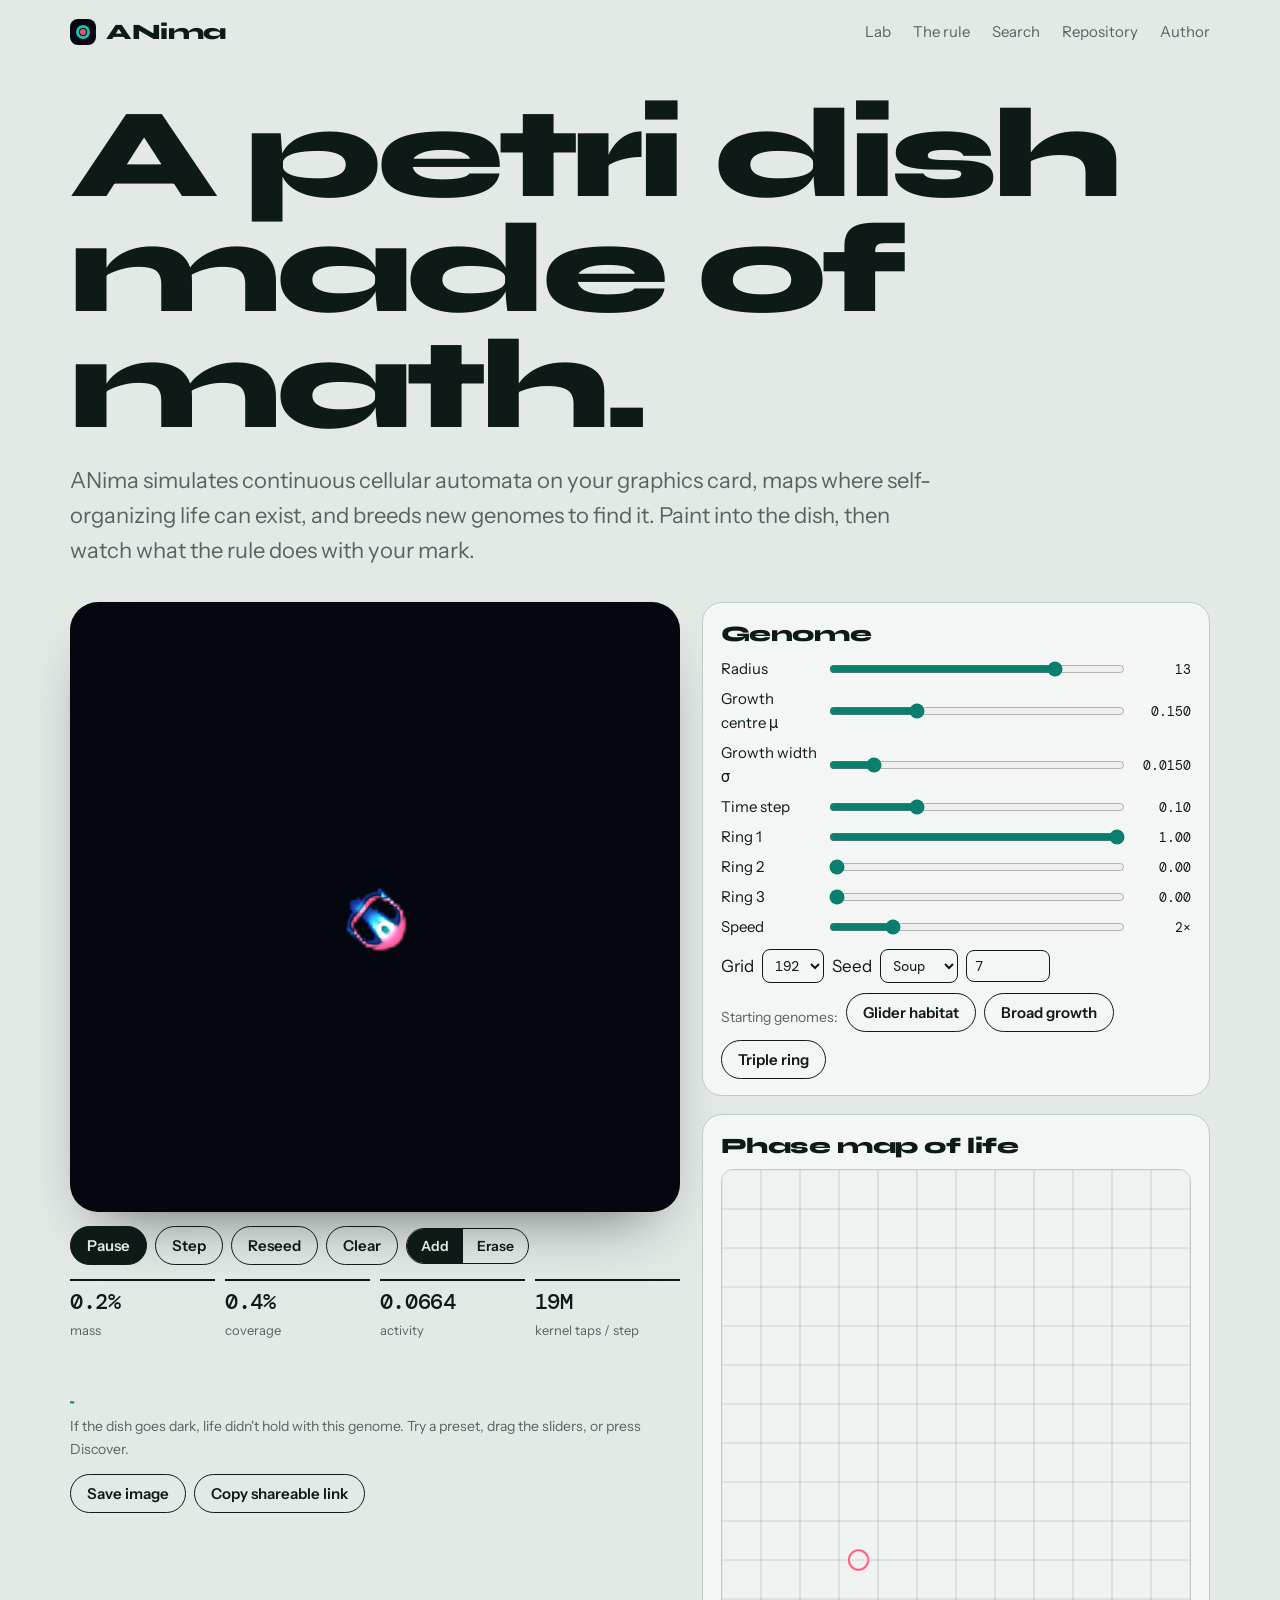
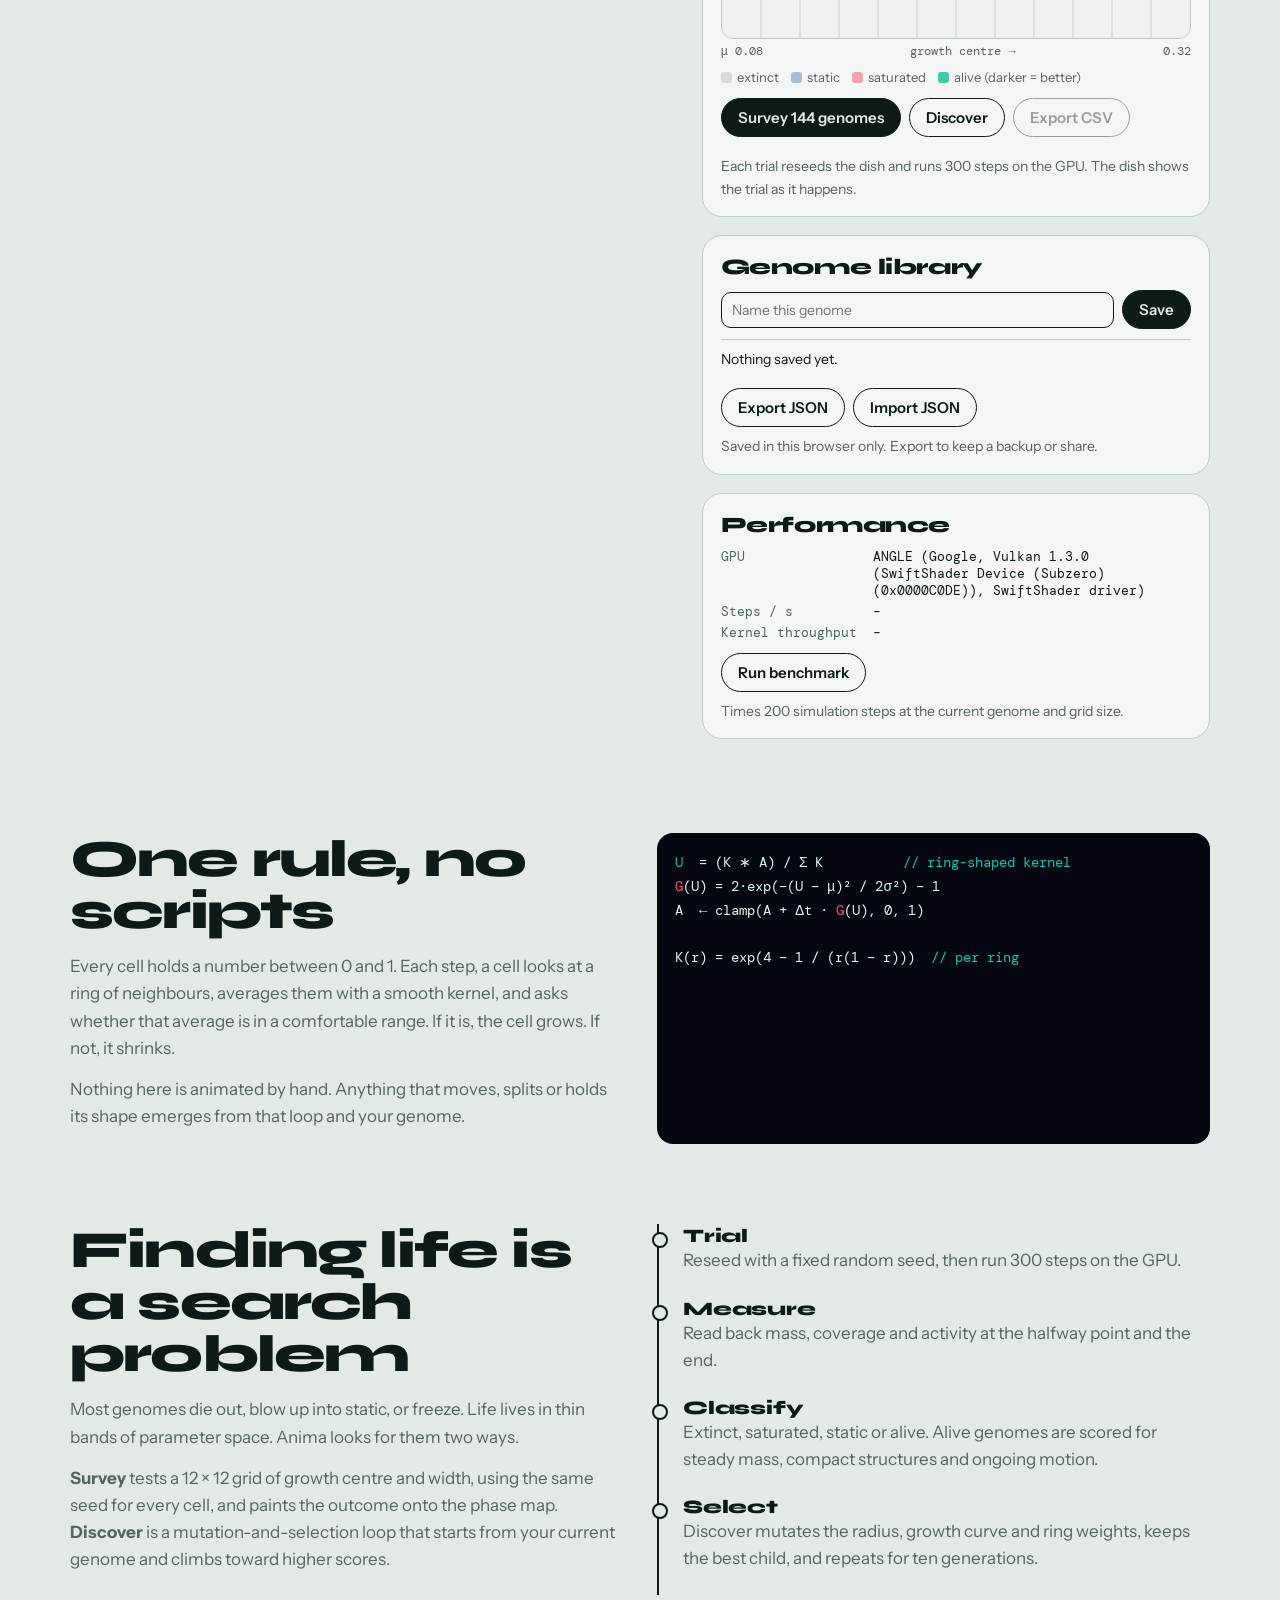
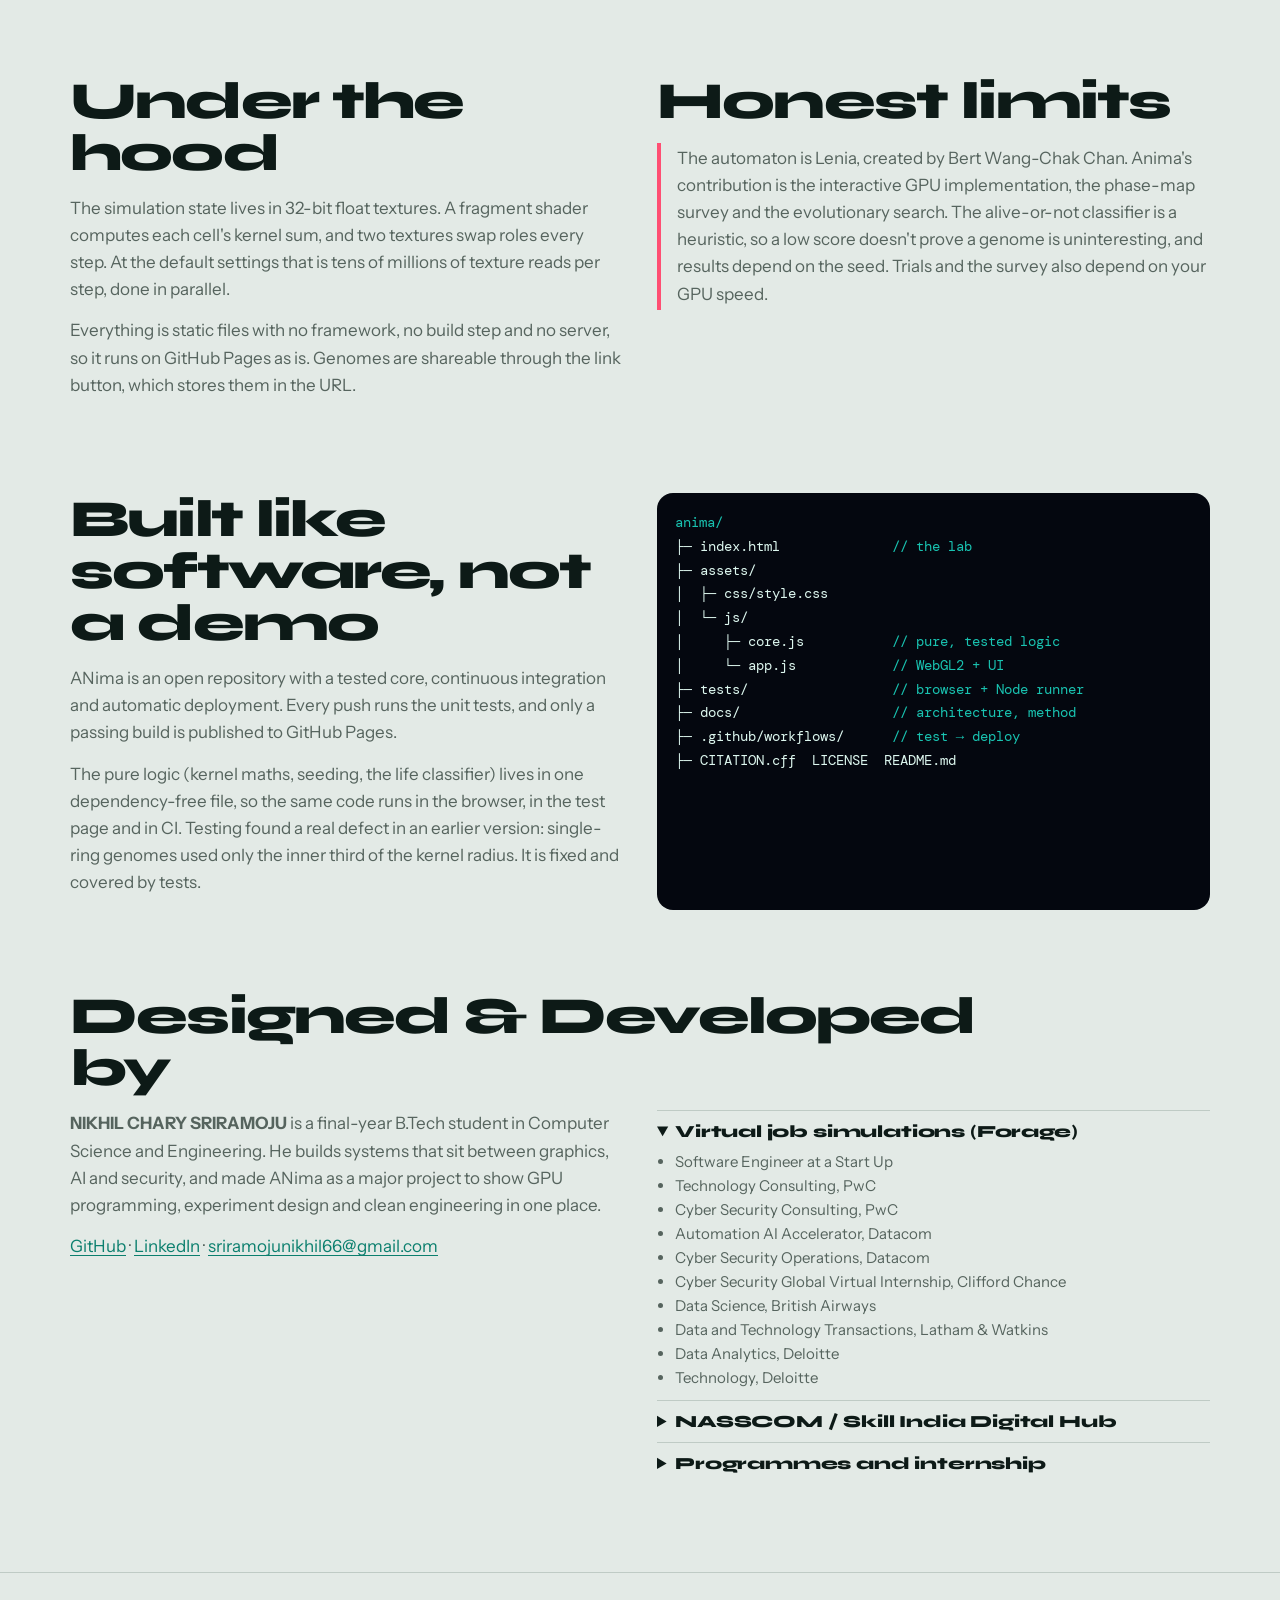
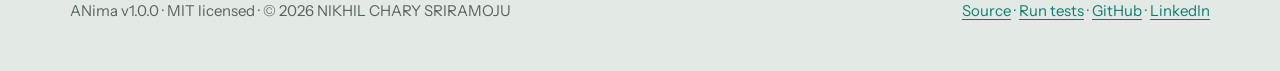
<file: index.html>
<!DOCTYPE html>
<html lang="en">
<head>
<meta charset="utf-8">
<meta name="viewport" content="width=device-width, initial-scale=1">
<title>ANima — A GPU laboratory for artificial life</title>
<meta name="description" content="Anima runs continuous cellular automata on your GPU with WebGL2, maps where self-organizing life exists in parameter space, and breeds new genomes with an evolutionary search. Runs entirely in your browser.">
<meta name="author" content="NIKHIL CHARY SRIRAMOJU">
<meta property="og:title" content="Anima — A GPU laboratory for artificial life">
<meta property="og:description" content="Real-time continuous cellular automata on WebGL2, a phase map of where life exists, and an evolutionary genome search. Runs entirely in the browser.">
<meta property="og:type" content="website">
<meta name="theme-color" content="#04070F">
<link rel="icon" href="data:image/svg+xml,%3Csvg xmlns='http://www.w3.org/2000/svg' viewBox='0 0 100 100'%3E%3Crect width='100' height='100' rx='26' fill='%2304070F'/%3E%3Ccircle cx='50' cy='50' r='26' fill='none' stroke='%2319C3B1' stroke-width='9'/%3E%3Ccircle cx='50' cy='50' r='9' fill='%23FF4F73'/%3E%3C/svg%3E">
<link rel="preconnect" href="https://fonts.googleapis.com">
<link rel="preconnect" href="https://fonts.gstatic.com" crossorigin>
<link href="https://fonts.googleapis.com/css2?family=Syne:wght@600;800&family=Instrument+Sans:wght@400;500;600&family=DM+Mono:wght@400;500&display=swap" rel="stylesheet">
<link rel="stylesheet" href="assets/css/style.css">
</head>
<body>
<div class="wrap">
  <header>
    <a class="brand" href="#top"><i aria-hidden="true"></i>ANima</a>
    <nav><a href="#lab">Lab</a><a class="hs" href="#rule">The rule</a><a class="hs" href="#search">Search</a><a class="hs" href="#repo">Repository</a><a href="#author">Author</a></nav>
  </header>

  <div id="top">
    <h1>A petri dish made of math.</h1>
    <p class="lede">ANima simulates continuous cellular automata on your graphics card, maps where self-organizing life can exist, and breeds new genomes to find it. Paint into the dish, then watch what the rule does with your mark.</p>
  </div>

  <div class="nogl" id="nogl" role="alert"><b>WebGL2 with float rendering is required.</b> This browser or device doesn't support it. Try a current desktop Chrome, Edge, Firefox or Safari.</div>

  <main id="lab" class="lab">
    <div>
      <div class="dishwrap"><canvas id="dish" width="800" height="800" aria-label="Live simulation dish. Click or drag to paint."></canvas></div>
      <div class="bar">
        <button class="btn" id="play">Pause</button>
        <button class="btn o" id="step">Step</button>
        <button class="btn o" id="reseed">Reseed</button>
        <button class="btn o" id="clear">Clear</button>
        <span class="seg" role="group" aria-label="Brush mode"><button id="m-add" aria-pressed="true">Add</button><button id="m-erase" aria-pressed="false">Erase</button></span>
      </div>
      <div class="stats" aria-live="off">
        <div><b id="s-mass">–</b><span>mass</span></div>
        <div><b id="s-cov">–</b><span>coverage</span></div>
        <div><b id="s-act">–</b><span>activity</span></div>
        <div><b id="s-taps">–</b><span>kernel taps / step</span></div>
      </div>
      <canvas id="spark" width="600" height="54" aria-label="Mass over time"></canvas>
      <p class="hint">If the dish goes dark, life didn't hold with this genome. Try a preset, drag the sliders, or press Discover.</p>
      <div class="bar">
        <button class="btn o" id="png">Save image</button>
        <button class="btn o" id="link">Copy shareable link</button>
        <span class="hint" id="toast" role="status"></span>
      </div>
    </div>

    <div>
      <div class="panel">
        <h2>Genome</h2>
        <div class="sl"><label for="g-R">Radius</label><input id="g-R" data-k="R" type="range" min="6" max="15" step="1"><output></output></div>
        <div class="sl"><label for="g-mu">Growth centre μ</label><input id="g-mu" data-k="mu" type="range" min="0.05" max="0.40" step="0.001"><output></output></div>
        <div class="sl"><label for="g-sigma">Growth width σ</label><input id="g-sigma" data-k="sigma" type="range" min="0.005" max="0.08" step="0.0005"><output></output></div>
        <div class="sl"><label for="g-dt">Time step</label><input id="g-dt" data-k="dt" type="range" min="0.02" max="0.3" step="0.01"><output></output></div>
        <div class="sl"><label for="g-b0">Ring 1</label><input id="g-b0" data-k="b0" type="range" min="0" max="1" step="0.05"><output></output></div>
        <div class="sl"><label for="g-b1">Ring 2</label><input id="g-b1" data-k="b1" type="range" min="0" max="1" step="0.05"><output></output></div>
        <div class="sl"><label for="g-b2">Ring 3</label><input id="g-b2" data-k="b2" type="range" min="0" max="1" step="0.05"><output></output></div>
        <div class="sl"><label for="speed">Speed</label><input id="speed" type="range" min="1" max="6" step="1" value="2"><output></output></div>
        <div class="row">
          <label for="grid">Grid</label>
          <select id="grid"><option>128</option><option selected>192</option><option>256</option></select>
          <label for="pattern">Seed</label>
          <select id="pattern"><option value="soup">Soup</option><option value="blobs">Blobs</option></select>
          <input id="seed" type="number" min="0" max="99999" aria-label="Random seed" style="width:84px">
        </div>
        <div class="row"><span class="hint">Starting genomes:</span>
          <button class="btn o" data-pre="glider">Glider habitat</button>
          <button class="btn o" data-pre="broad">Broad growth</button>
          <button class="btn o" data-pre="rings">Triple ring</button></div>
      </div>

      <div class="panel">
        <h2>Phase map of life</h2>
        <canvas id="map" width="480" height="480" aria-label="Map of outcomes across growth centre and width. Click a cell to load that genome."></canvas>
        <div class="axis"><span>μ 0.08</span><span>growth centre →</span><span>0.32</span></div>
        <div class="legend"><span><i style="background:#D5DDD9"></i>extinct</span><span><i style="background:#A9BCD6"></i>static</span><span><i style="background:#F0A3AE"></i>saturated</span><span><i style="background:#3FC7A8"></i>alive (darker = better)</span></div>
        <div class="row"><button class="btn" id="survey">Survey 144 genomes</button><button class="btn o" id="discover">Discover</button><button class="btn o" id="export" disabled>Export CSV</button><button class="btn o" id="stop" hidden>Stop</button></div>
        <progress id="prog" value="0" max="1" hidden></progress>
        <ol id="log" aria-live="polite"></ol>
        <p class="hint">Each trial reseeds the dish and runs 300 steps on the GPU. The dish shows the trial as it happens.</p>
      </div>

      <div class="panel">
        <h2>Genome library</h2>
        <div class="row" style="margin-top:0"><input id="libname" type="text" placeholder="Name this genome" maxlength="40" aria-label="Genome name" style="flex:1;min-width:130px"><button class="btn" id="libsave">Save</button></div>
        <ul id="lib" class="lib" aria-live="polite"></ul>
        <div class="row"><button class="btn o" id="libexport">Export JSON</button><label class="btn o" for="libimport" style="cursor:pointer">Import JSON</label><input id="libimport" type="file" accept="application/json" hidden></div>
        <p class="hint">Saved in this browser only. Export to keep a backup or share.</p>
      </div>

      <div class="panel">
        <h2>Performance</h2>
        <dl class="kv"><dt>GPU</dt><dd id="b-gpu">–</dd><dt>Steps / s</dt><dd id="b-sps">–</dd><dt>Kernel throughput</dt><dd id="b-taps">–</dd></dl>
        <div class="row" style="margin-top:0"><button class="btn o" id="bench">Run benchmark</button></div>
        <p class="hint">Times 200 simulation steps at the current genome and grid size.</p>
      </div>
    </div>
  </main>
</div>

<section class="s" id="rule"><div class="wrap two">
  <div>
    <h2>One rule, no scripts</h2>
    <p>Every cell holds a number between 0 and 1. Each step, a cell looks at a ring of neighbours, averages them with a smooth kernel, and asks whether that average is in a comfortable range. If it is, the cell grows. If not, it shrinks.</p>
    <p>Nothing here is animated by hand. Anything that moves, splits or holds its shape emerges from that loop and your genome.</p>
  </div>
  <pre class="eq"><span class="k">U</span>  = (K ∗ A) / Σ K          <span class="k">// ring-shaped kernel</span>
<span class="c">G</span>(U) = 2·exp(−(U − μ)² / 2σ²) − 1
A  ← clamp(A + Δt · <span class="c">G</span>(U), 0, 1)

K(r) = exp(4 − 1 / (r(1 − r)))  <span class="k">// per ring</span></pre>
</div></section>

<section class="s" id="search"><div class="wrap two">
  <div>
    <h2>Finding life is a search problem</h2>
    <p>Most genomes die out, blow up into static, or freeze. Life lives in thin bands of parameter space. Anima looks for them two ways.</p>
    <p><b>Survey</b> tests a 12 × 12 grid of growth centre and width, using the same seed for every cell, and paints the outcome onto the phase map. <b>Discover</b> is a mutation-and-selection loop that starts from your current genome and climbs toward higher scores.</p>
  </div>
  <ol class="steps">
    <li><b>Trial</b><span>Reseed with a fixed random seed, then run 300 steps on the GPU.</span></li>
    <li><b>Measure</b><span>Read back mass, coverage and activity at the halfway point and the end.</span></li>
    <li><b>Classify</b><span>Extinct, saturated, static or alive. Alive genomes are scored for steady mass, compact structures and ongoing motion.</span></li>
    <li><b>Select</b><span>Discover mutates the radius, growth curve and ring weights, keeps the best child, and repeats for ten generations.</span></li>
  </ol>
</div></section>

<section class="s"><div class="wrap two">
  <div>
    <h2>Under the hood</h2>
    <p>The simulation state lives in 32-bit float textures. A fragment shader computes each cell's kernel sum, and two textures swap roles every step. At the default settings that is tens of millions of texture reads per step, done in parallel.</p>
    <p>Everything is static files with no framework, no build step and no server, so it runs on GitHub Pages as is. Genomes are shareable through the link button, which stores them in the URL.</p>
  </div>
  <div id="limits">
    <h2>Honest limits</h2>
    <p class="note">The automaton is Lenia, created by Bert Wang-Chak Chan. Anima's contribution is the interactive GPU implementation, the phase-map survey and the evolutionary search. The alive-or-not classifier is a heuristic, so a low score doesn't prove a genome is uninteresting, and results depend on the seed. Trials and the survey also depend on your GPU speed.</p>
  </div>
</div></section>

<section class="s" id="repo"><div class="wrap two">
  <div>
    <h2>Built like software, not a demo</h2>
    <p>ANima is an open repository with a tested core, continuous integration and automatic deployment. Every push runs the unit tests, and only a passing build is published to GitHub Pages.</p>
    <p>The pure logic (kernel maths, seeding, the life classifier) lives in one dependency-free file, so the same code runs in the browser, in the test page and in CI. Testing found a real defect in an earlier version: single-ring genomes used only the inner third of the kernel radius. It is fixed and covered by tests.</p>
  </div>
  <pre class="eq"><span class="k">anima/</span>
├─ index.html              <span class="k">// the lab</span>
├─ assets/
│  ├─ css/style.css
│  └─ js/
│     ├─ core.js           <span class="k">// pure, tested logic</span>
│     └─ app.js            <span class="k">// WebGL2 + UI</span>
├─ tests/                  <span class="k">// browser + Node runner</span>
├─ docs/                   <span class="k">// architecture, method</span>
├─ .github/workflows/      <span class="k">// test → deploy</span>
├─ CITATION.cff  LICENSE  README.md</pre>
</div></section>

<section class="s" id="author"><div class="wrap">
  <h2>Designed & Developed by </h2>
  <div class="two">
    <div>
      <p><b>NIKHIL CHARY SRIRAMOJU</b> is a final-year B.Tech student in Computer Science and Engineering. He builds systems that sit between graphics, AI and security, and made ANima as a major project to show GPU programming, experiment design and clean engineering in one place.</p>
      <p class="links"><a href="https://github.com/Nikhil-creat">GitHub</a> · <a href="https://in.linkedin.com/in/nikhil-chary-sriramoju-95041b38a">LinkedIn</a> · <a href="mailto:sriramojunikhil66@gmail.com">sriramojunikhil66@gmail.com</a></p>
    </div>
    <div class="certs">
      <details open><summary>Virtual job simulations (Forage)</summary><ul>
        <li>Software Engineer at a Start Up</li><li>Technology Consulting, PwC</li><li>Cyber Security Consulting, PwC</li>
        <li>Automation AI Accelerator, Datacom</li><li>Cyber Security Operations, Datacom</li><li>Cyber Security Global Virtual Internship, Clifford Chance</li>
        <li>Data Science, British Airways</li><li>Data and Technology Transactions, Latham &amp; Watkins</li>
        <li>Data Analytics, Deloitte</li><li>Technology, Deloitte</li></ul></details>
      <details><summary>NASSCOM / Skill India Digital Hub</summary><ul>
        <li>IT Forensic Analyst</li><li>Product Manager, Web &amp; Mobile</li><li>Cloud Infrastructure Analyst</li><li>Analyst Endpoint Security, Cybersecurity</li><li>Blockchain Architect</li></ul></details>
      <details><summary>Programmes and internship</summary><ul>
        <li>Data Analytics internship, Thiranex</li><li>Industry 4.0 Robotics Systems, Reliance Foundation Skilling Academy (90 hours)</li>
        <li>IoT Security Specialist, Reliance Foundation Skilling Academy</li><li>AI-Machine Learning Engineer Foundation, Reliance Foundation Skilling Academy</li>
        <li>Yuva AI for All, NIELIT / Skill India (NSQF Level 2)</li><li>Mastering Power BI, PHN Technology</li><li>How to Get a Job, UNICEF Yuwaah</li></ul></details>
    </div>
  </div>
</div></section>

<footer><div class="wrap">
  <span>ANima v1.0.0 · MIT licensed · © 2026 NIKHIL CHARY SRIRAMOJU</span>
  <span><a href="https://github.com/Nikhil-creat/anima">Source</a> · <a href="tests/index.html">Run tests</a> · <a href="https://github.com/Nikhil-creat">GitHub</a> · <a href="https://in.linkedin.com/in/nikhil-chary-sriramoju-95041b38a">LinkedIn</a></span>
</div></footer>

<script src="assets/js/core.js"></script>
<script src="assets/js/app.js"></script>
</body>
</html>
</file>
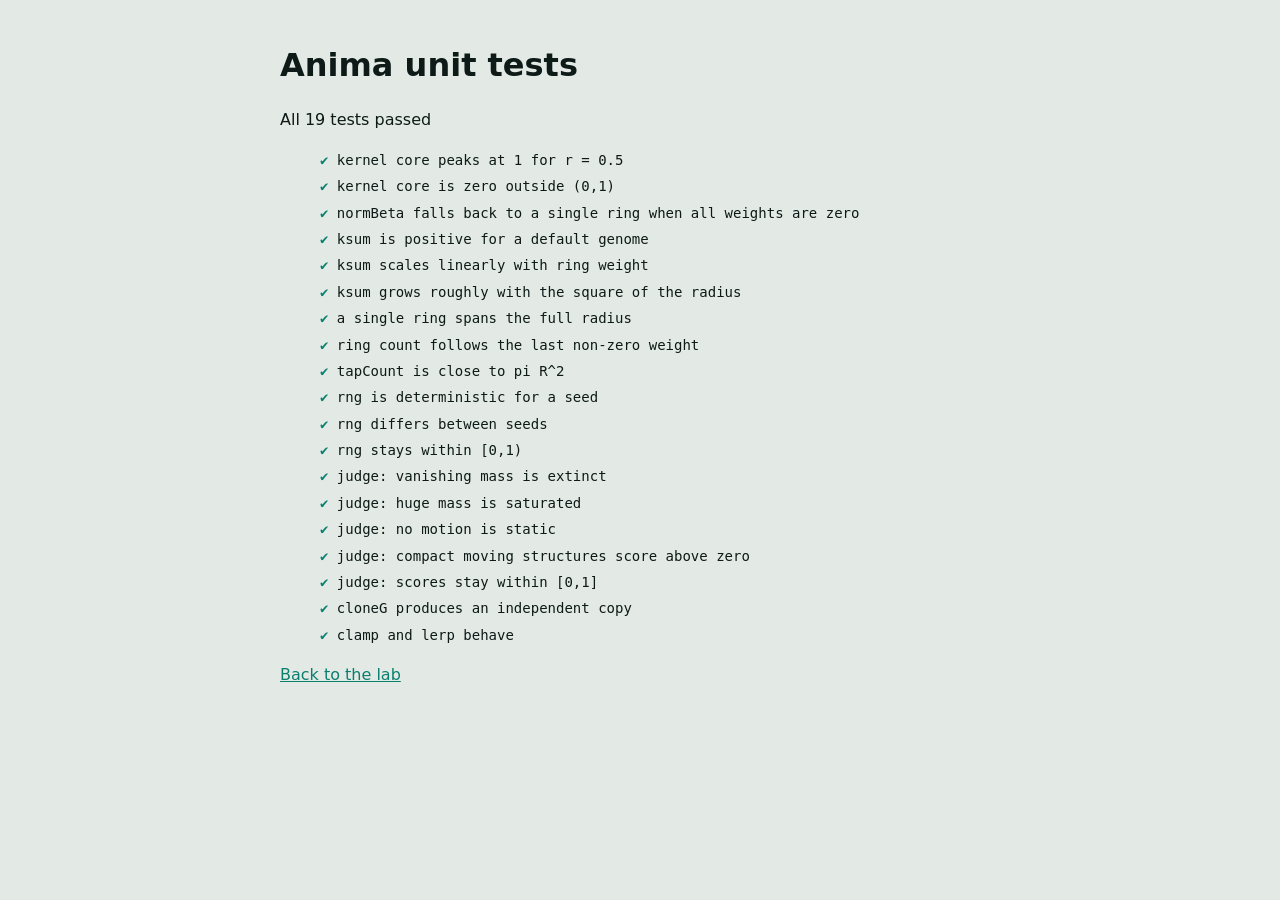
<file: tests/index.html>
<!DOCTYPE html>
<html lang="en"><head><meta charset="utf-8"><meta name="viewport" content="width=device-width, initial-scale=1">
<title>Anima · Unit tests</title>
<style>body{font:16px/1.6 system-ui,sans-serif;max-width:720px;margin:40px auto;padding:0 20px;background:#E3EAE6;color:#0D1A17}
li{font-family:ui-monospace,Menlo,monospace;font-size:14px;list-style:none;margin:4px 0}.ok::before{content:"✔ ";color:#0B7F6E}.bad::before{content:"✘ ";color:#c0233f}
h1{margin:0 0 6px}a{color:#0B7F6E}</style></head>
<body><h1>Anima unit tests</h1><p id="sum" role="status">Running…</p><ul id="out"></ul><p><a href="../index.html">Back to the lab</a></p>
<script src="../assets/js/core.js"></script><script src="cases.js"></script>
<script>
let fail=0;const out=document.getElementById('out');
CASES.forEach(([n,f])=>{const li=document.createElement('li');try{f();li.className='ok';li.textContent=n;}catch(e){fail++;li.className='bad';li.textContent=n+' — '+e.message;}out.appendChild(li);});
document.getElementById('sum').textContent=fail?`${fail} of ${CASES.length} failed`:`All ${CASES.length} tests passed`;
</script></body></html>
</file>
<file: assets/css/style.css>
:root{
  --paper:#E3EAE6; --card:#F3F6F4; --ink:#0D1A17; --dim:#56645E; --line:#BFCBC5;
  --deep:#04070F; --bio:#19C3B1; --bio-d:#0B7F6E; --coral:#FF4F73; --blue:#0D3B6B;
  --display:"Syne","Segoe UI",system-ui,sans-serif;
  --body:"Instrument Sans","Segoe UI",system-ui,sans-serif;
  --mono:"DM Mono",ui-monospace,Menlo,Consolas,monospace;
}
*{box-sizing:border-box}
html{scroll-behavior:smooth}
body{margin:0;background:var(--paper);color:var(--ink);font:400 17px/1.6 var(--body);-webkit-font-smoothing:antialiased}
a{color:var(--bio-d);text-underline-offset:3px}
:focus-visible{outline:3px solid var(--bio);outline-offset:2px;border-radius:6px}
.wrap{max-width:1180px;margin:0 auto;padding:0 20px}
header{display:flex;justify-content:space-between;align-items:center;padding:18px 0}
.brand{font:800 22px var(--display);letter-spacing:-.02em;color:var(--ink);text-decoration:none;display:flex;gap:10px;align-items:center}
.brand i{width:26px;height:26px;border-radius:8px;background:var(--deep);position:relative;display:inline-block}
.brand i::before{content:"";position:absolute;inset:6px;border-radius:50%;border:3px solid var(--bio)}
.brand i::after{content:"";position:absolute;left:10px;top:10px;width:6px;height:6px;border-radius:50%;background:var(--coral)}
nav a{margin-left:22px;color:var(--dim);text-decoration:none;font-size:15px}
nav a:hover{color:var(--ink)}
@media(max-width:640px){nav a.hs{display:none}}

h1{font:800 clamp(46px,10vw,132px)/.9 var(--display);letter-spacing:-.045em;margin:34px 0 20px;max-width:11ch}
.lede{font-size:clamp(18px,2.2vw,22px);color:var(--dim);max-width:58ch;margin:0 0 34px}

.lab{display:grid;gap:22px;grid-template-columns:1fr}
@media(min-width:1000px){.lab{grid-template-columns:minmax(0,1.2fr) minmax(0,1fr)}}
.dishwrap{background:var(--deep);border-radius:28px;padding:10px;box-shadow:0 30px 60px -30px rgba(4,7,15,.6)}
#dish{width:100%;aspect-ratio:1;display:block;border-radius:20px;touch-action:none;cursor:crosshair;background:var(--deep)}
.bar{display:flex;flex-wrap:wrap;gap:8px;align-items:center;margin:14px 0}
.btn{font:600 15px var(--body);padding:9px 16px;border-radius:99px;border:1.5px solid var(--ink);background:var(--ink);color:var(--paper);cursor:pointer}
.btn:hover:not(:disabled){background:var(--bio-d);border-color:var(--bio-d)}
.btn.o{background:transparent;color:var(--ink)}
.btn.o:hover:not(:disabled){background:var(--ink);color:var(--paper);border-color:var(--ink)}
.btn:disabled{opacity:.4;cursor:not-allowed}
.seg{display:inline-flex;border:1.5px solid var(--ink);border-radius:99px;overflow:hidden}
.seg button{border:0;background:transparent;font:600 14px var(--body);padding:8px 14px;cursor:pointer;color:var(--ink)}
.seg button[aria-pressed=true]{background:var(--ink);color:var(--paper)}
.stats{display:grid;grid-template-columns:repeat(4,1fr);gap:10px;margin-top:6px}
.stats div{border-top:2px solid var(--ink);padding-top:6px}
.stats b{display:block;font:500 22px var(--mono);letter-spacing:-.02em}
.stats span{font-size:13px;color:var(--dim)}
#spark{width:100%;height:54px;display:block;margin-top:10px}
.hint{color:var(--dim);font-size:14px;margin:8px 0 0}

.panel{background:var(--card);border:1px solid var(--line);border-radius:20px;padding:18px 18px 16px;margin-bottom:18px}
.panel h2{font:800 22px var(--display);letter-spacing:-.02em;margin:0 0 10px}
.sl{display:grid;grid-template-columns:96px 1fr 58px;gap:10px;align-items:center;margin:6px 0;font-size:15px}
.sl output{font:400 13px var(--mono);text-align:right}
input[type=range]{width:100%;accent-color:var(--bio-d)}
select,input[type=number]{font:400 14px var(--mono);padding:6px 8px;border:1.5px solid var(--ink);border-radius:8px;background:var(--card);color:var(--ink)}
.row{display:flex;flex-wrap:wrap;gap:8px;align-items:center;margin-top:10px}
#map{width:100%;aspect-ratio:1;display:block;border-radius:12px;border:1px solid var(--line);cursor:pointer;background:#EEF2F0}
.axis{display:flex;justify-content:space-between;font:400 12px var(--mono);color:var(--dim);margin-top:4px}
.legend{display:flex;flex-wrap:wrap;gap:12px;font-size:13px;color:var(--dim);margin-top:8px}
.legend i{display:inline-block;width:11px;height:11px;border-radius:3px;margin-right:5px;vertical-align:-1px}
progress{width:100%;height:6px;accent-color:var(--bio-d);margin-top:10px}
#log{list-style:none;padding:0;margin:10px 0 0;font:400 12.5px/1.5 var(--mono);color:var(--dim);max-height:130px;overflow:auto}
#log li{padding:3px 0;border-top:1px solid var(--line)}
#log li.best{color:var(--bio-d)}
.nogl{display:none;background:#FBE3E6;border:1px solid var(--coral);padding:16px;border-radius:14px;margin:20px 0}

section.s{padding:76px 0 4px}
section.s h2{font:800 clamp(30px,4.6vw,52px)/1 var(--display);letter-spacing:-.035em;margin:0 0 16px;max-width:18ch}
.two{display:grid;gap:34px}
@media(min-width:860px){.two{grid-template-columns:1fr 1fr}}
.two p{margin:0 0 14px;color:var(--dim);max-width:60ch}
pre.eq{background:var(--deep);color:#DDF7EF;border-radius:16px;padding:18px;font:400 14px/1.7 var(--mono);overflow-x:auto;margin:0}
.k{color:var(--bio)}.c{color:var(--coral)}
.steps{margin:0;padding:0;list-style:none;border-left:2px solid var(--ink)}
.steps li{padding:0 0 22px 24px;position:relative}
.steps li::before{content:"";position:absolute;left:-7px;top:8px;width:12px;height:12px;border-radius:50%;background:var(--paper);border:2px solid var(--ink)}
.steps b{display:block;font:800 19px var(--display);letter-spacing:-.01em}
.steps span{color:var(--dim)}
.note{border-left:4px solid var(--coral);padding:2px 0 2px 16px;color:var(--dim);max-width:70ch}
footer{margin-top:84px;border-top:1px solid var(--line);padding:26px 0 48px;color:var(--dim);font-size:15px}
footer .wrap{display:flex;flex-wrap:wrap;justify-content:space-between;gap:12px}
.kv{display:grid;grid-template-columns:auto 1fr;gap:4px 16px;font:400 13px var(--mono);margin:6px 0 12px}
.kv dt{color:var(--dim)}.kv dd{margin:0;word-break:break-word}
input[type=text]{font:400 14px var(--body);padding:8px 10px;border:1.5px solid var(--ink);border-radius:10px;background:var(--card);color:var(--ink)}
.lib{list-style:none;margin:10px 0 0;padding:0;max-height:170px;overflow:auto}
.lib li{display:flex;gap:8px;align-items:center;justify-content:space-between;padding:8px 0;border-top:1px solid var(--line);font-size:14px}
.lib li span{flex:1;min-width:0}.lib li small{display:block;font:400 12px var(--mono);color:var(--dim)}
.lib button{font:600 13px var(--body);padding:5px 11px;border-radius:99px;border:1.5px solid var(--ink);background:transparent;cursor:pointer;color:var(--ink)}
.lib button:hover{background:var(--ink);color:var(--paper)}
.certs details{border-top:1px solid var(--line);padding:10px 0}
.certs summary{cursor:pointer;font:800 17px var(--display);letter-spacing:-.01em}
.certs ul{margin:8px 0 0;padding-left:18px;color:var(--dim);font-size:15px}
.links{margin-top:6px}
@media(prefers-reduced-motion:reduce){*{scroll-behavior:auto!important}}
</file>
